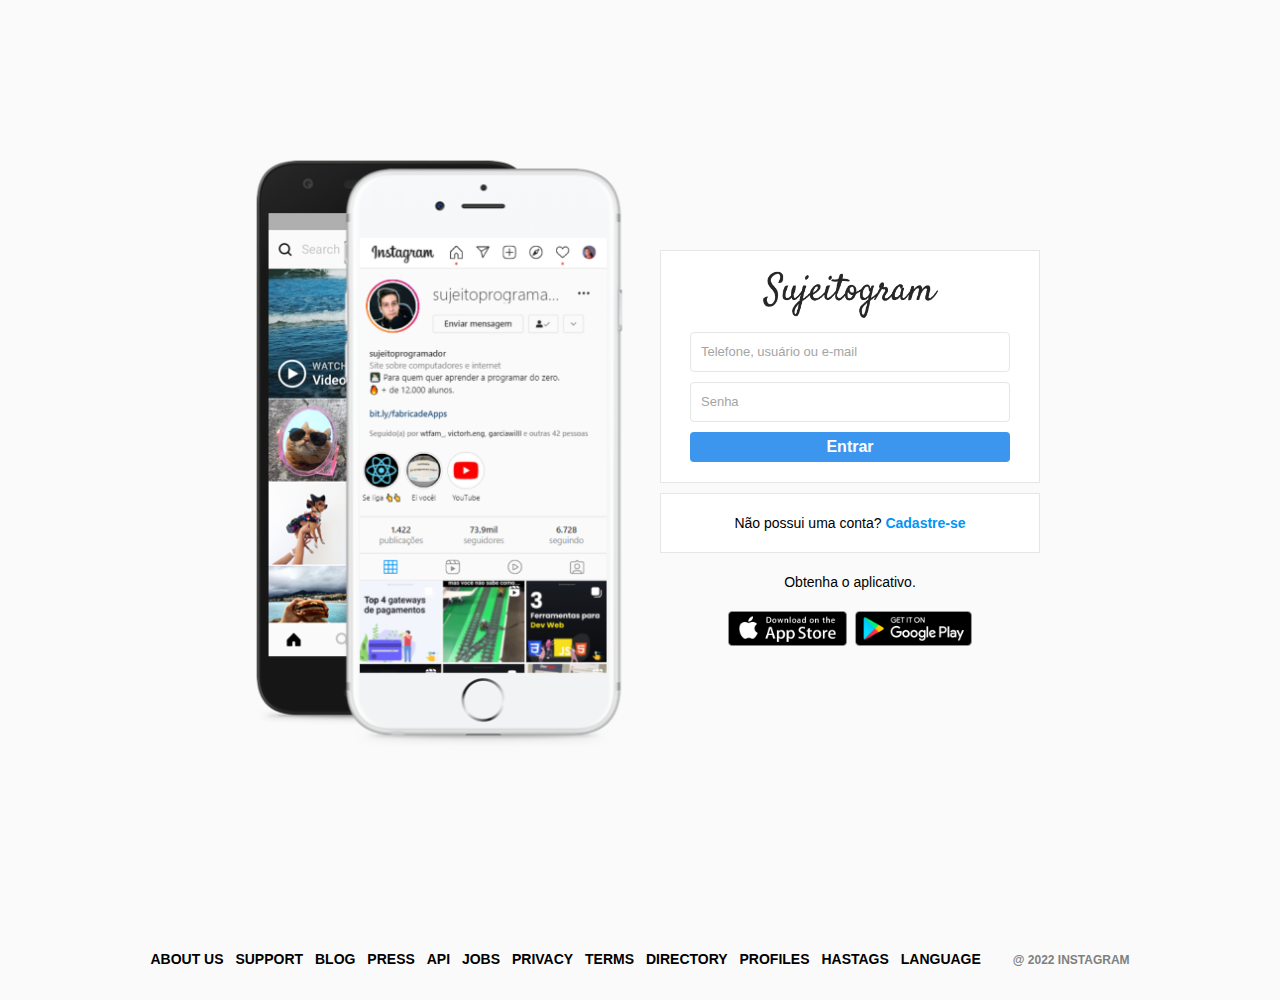
<file: index.html>
<!DOCTYPE html>
<html lang="pt-br">
<head>
    <meta charset="UTF-8">
    <meta name="viewport" content="width=device-width, initial-scale=1.0">
    <link rel="shortcut icon" href="assets/insta.ico2.png" type="image/x-icon">
    <link rel="stylesheet" href="style.css">
    <title>Sujeitogram- Sua rede social  </title>
</head>
<body>
<!--AREA WRAPPER QUE ENGLOBA TUDO ATÉ O FOOTER(RODAPÉ)-->
    <div id="wrapper">

<!--AREA CONTAINER-->
        <div id="container">

<!--AREA ESQUERDA-->
        <div class="column left">
            <div class="main"> </div>
        </div>
<!--FIM AREA ESQUERDA -->

<!--AREA DIREITA-->
        <div class="column right">
            <div class="login-panel">
                <div class="logo">
                    <img  class="logo-img"   src="assets/logo.png" alt="Logo do Sujeito">
                </div>

            <form>
                <input placeholder="Telefone, usuário ou e-mail" type="text" name="username"/>
                <input placeholder="Senha" type="password" name="password"/>
                <input type="submit" value="Entrar"/>

            </form>
            </div>

            <div class="infobox">
                <p> Não possui uma conta? <a href="signup.html"> Cadastre-se</a></p>
            </div>

            <div class="get-app-panel">
                Obtenha o aplicativo. 
                <div class="app-buttons">
                    <a href="https://www.apple.com/br/app-store/">
                        <img src="assets/appstore.png" alt=" Baixe na AppStore">
                    </a>
                    <a href="https://play.google.com/store/apps">
                        <img src="assets/googleplay.png" alt="Baixe no Googleplay">
                    </a>
                </div>
            </div>
        </div>

<!--FIM AREA DIREITA-->

    </div>
    <!-- FIM AREA CONTAINER-->

    <!--RODAPÉ (FOOTER)-->

    <footer>
        <div class="footer-inner">
            <a href="#">ABOUT US</a>
            <a href="#">SUPPORT</a>
            <a href="#">BlOG</a>
            <a href="#">PRESS</a>
            <a href="#">API</a>
            <a href="#">JOBS</a>
            <a href="#">PRIVACY</a>
            <a href="#">TERMS</a>
            <a href="#">DIRECTORY</a>
            <a href="#">PROFILES</a>
            <a href="#">HASTAGS</a>
            <a href="#">LANGUAGE</a>

            <div class="text-small">
                @ 2022 Instagram
            </div>
        </div>
    </footer>
    </div>
<!--teste-->

</body>
</html>
</file>
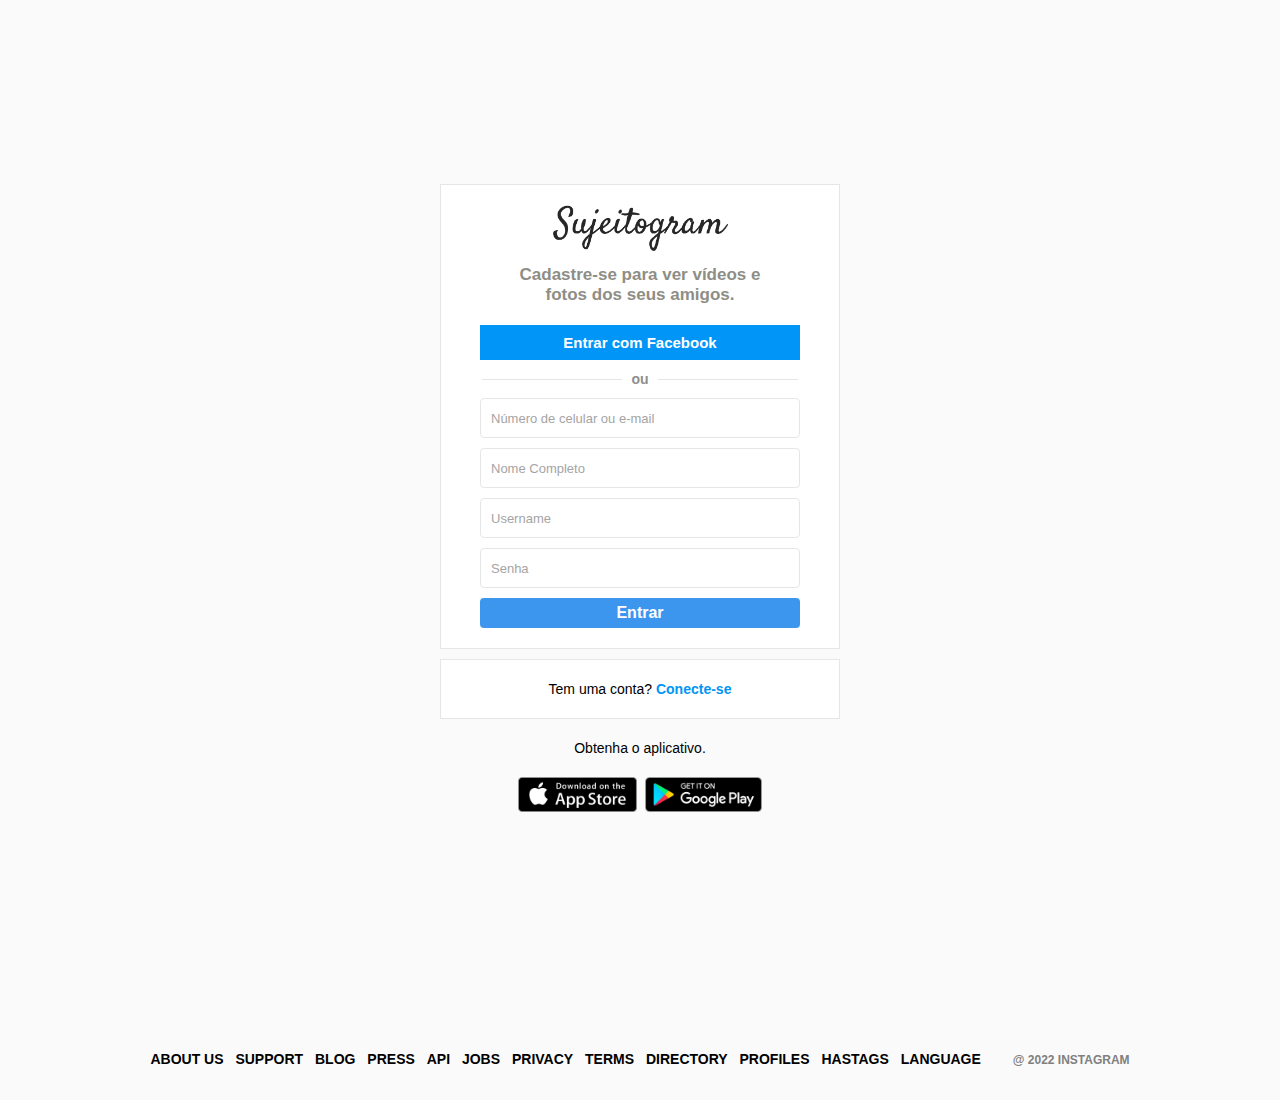
<file: signup.html>
<!DOCTYPE html>
<html lang="pt-br">
<head>
    <meta charset="UTF-8">
    <meta name="viewport" content="width=device-width, initial-scale=1.0">
    <link rel="shortcut icon" href="assets/insta.ico2.png" type="image/x-icon">
    <link rel="stylesheet" href="style.css">
    <title>Faça seu cadastro- Sujeitogram  </title>
</head>
<body>
<!--AREA WRAPPER QUE ENGLOBA TUDO ATÉ O FOOTER(RODAPÉ)-->
    <div id="wrapper">

<!--AREA CONTAINER-->
        <div id="container-signup">

<!--AREA DIREITA-->
        <div class="column ">
            <div class="login-panel">
                <div class="logo">
                    <img  class="logo-img"   src="assets/logo.png" alt="Logo do Sujeito">
                </div>
                <div class="message">
                    <span>
                        Cadastre-se para ver vídeos e fotos dos seus amigos.
                    </span>
                </div>
                
                <button class="cta-button">
                    Entrar com Facebook
                </button>

                <div class="divisor-container">
                    <div class="line"></div>
                    <div class="divisor-tag">ou</div>
                    <div class="line"></div>
                </div>

            <form>
                <input placeholder="Número de celular ou e-mail" type="text" name="e-mail"/>
                <input placeholder="Nome Completo" type="text" name="name"/>
                <input placeholder="Username" type="text" name="Username"/>
                <input placeholder="Senha" type="password" name="password"/>
                <input type="submit" value="Entrar"/>

            </form>
            </div>

            <div class="infobox">
                <p> Tem uma conta? <a href="index.html"> Conecte-se</a></p>
            </div>

            <div class="get-app-panel">
                Obtenha o aplicativo. 
                <div class="app-buttons">
                    <a href="https://www.apple.com/br/app-store/">
                        <img src="assets/appstore.png" alt=" Baixe na AppStore">
                    </a>
                    <a href="https://play.google.com/store/apps">
                        <img src="assets/googleplay.png" alt="Baixe no Googleplay">
                    </a>
                </div>
            </div>
        </div>

<!--FIM AREA DIREITA-->

    </div>
    <!-- FIM AREA CONTAINER-->

    <!--RODAPÉ (FOOTER)-->

    <footer>
        <div class="footer-inner">
            <a href="#">ABOUT US</a>
            <a href="#">SUPPORT</a>
            <a href="#">BlOG</a>
            <a href="#">PRESS</a>
            <a href="#">API</a>
            <a href="#">JOBS</a>
            <a href="#">PRIVACY</a>
            <a href="#">TERMS</a>
            <a href="#">DIRECTORY</a>
            <a href="#">PROFILES</a>
            <a href="#">HASTAGS</a>
            <a href="#">LANGUAGE</a>

            <div class="text-small">
                @ 2022 Instagram
            </div>
        </div>
    </footer>
    </div>


</body>
</html>
</file>
<file: style.css>
*{
    box-sizing: border-box;
    margin: 0;
    padding: 0;

}

a{
    color: var(--button-primary);
    text-decoration: none;
}

body{

    --background: #FAFAFA;
    --white:#FFFFFF;
    --black:#000000;
    --button-primary:#0095f6;
    --border-primary:#e6e6e6;

    background: var(--background);
    height: 100%;
    width: 100%;
    margin: 0;
    padding: 0;
    font-family: Arial, Helvetica, sans-serif;
    font-size: 14px;
    line-height: 18px;
}

#wrapper{
    height: 100vh;
}

#container{
    margin: 0 auto;
    min-height: 100%;
    width: 800px;
    display: flex;
    align-items: center;
}

.column{
    flex-grow: 1;
    width: 50%;

}

.left{
    background-image: url("./assets/main-foto.png");
    background-size: 450px;
    background-repeat: no-repeat;
    background-position: center;
    height: 600px;
    margin-bottom: 50px;
    margin-top: 50px;
}

.right{
    padding-left: 20px;
}

.login-panel{
    background-color: var(--white);
    border: 1px solid var(--border-primary);
    text-align: center;
    padding: 20px 0;
}

.logo-img{
    width: 175px;
}

form{
    display:flex;
    flex-direction: column;
    align-items: center;
    justify-content: center;
}

input[type="password"], input[type="text"]
{
    background-color: var(--white);
    border: 1px solid var(--border-primary);
    height: 40px;
    border-radius: 4px;
    margin-top: 10px;
    padding: 10px;
    font-size: 13px;
    width: 320px;
    color: #000000;

}

input[type="password"]::placeholder, input[type="text"]::placeholder{
    color: rgb(165, 164, 164);
}

input[type="password"]:focus,input[type="text"]:focus{
    outline: 0;
    border: 1px solid var(--border-primary);
}

input[type="submit"]{
    width: 320px;
    margin-top: 10px;
    height: 30px;
    border: 0;
    background-color: #3c96ed;
    border-radius: 4px;
    color: var(--white);
    font-size: 16px;
    font-weight: bold;
    cursor: pointer;
}

.infobox{
    background-color: var(--white);
    height: 60px;
    border: 1px solid var(--border-primary);
    margin: 10px auto 0;

    display: flex;
    justify-content: center;
    align-items: center;
}

.infobox p {

    user-select: none;
}

.infobox p a {
    font-weight: bold;
    user-select: none;

}

.get-app-panel{
    margin-top: 20px;
    text-align: center;
}

.app-buttons{
    margin-top: 20px;
}

.app-buttons img{
    height: 35px;
    padding: 0 2px;
}

footer{
    text-align: center;
    height: 50px;
    padding-top:50px;
    padding-bottom: 50px;

}

footer a{
    color:var(--black);
    text-transform: uppercase;
    font-weight: bold;
    margin-right: 8px;
    

}

.text-small{
    font-size: 12px;
    font-weight: bold;
    color: grey;
    text-transform: uppercase;
    padding-left: 20px;
    display: inline-block;
}

/*PAGINA SIGNUP*/

#container-signup{
    margin: 50px auto;
    min-height: 100%;
    max-width: 400px;
    display: flex;
    align-items: center;
}

.message{
    margin: 10px 70px;
}

.message span{
    text-align: center;
    font-size: 17px;
    font-weight: bold;
    line-height: 20px;
    color: #8e8e86;
}

.cta-button{
    width: 320px;
    margin: 10px 0;
    height: 35px;
    background-color: var(--button-primary);
    color: var(--white);
    border:0;
    border-radius: 0px;
    font-size: 15px;
    cursor: pointer;
    font-weight: bold;
}

.divisor-container{
    display: flex;
    justify-content: center;
    align-items: center;
    margin: 10 px 0;
}

.line{
    height: 1px;
    background-color: var(--border-primary);
    width: 35%;
}

.divisor-tag{
    font-weight: bold;
    margin: 0 2.5%;
    color: #8e8e8e;
}

/*FINAL PAGINA SIGNUP*/

/*RESPONSIVIDADE*/

@media (max-width: 850px){
    .left{
        display: none;
    }




#container{
    width: 70%;
}


.right{

    padding-left: 0;
}
}

@media(max-width: 560px){
    #container{
        width: 90%;
    }

#container-signup{
     width: 90%;
}

input[type="password"], input[type="text"], input[type="submit"]{
    width: 85%;
}

.cta-button{
    width: 85%;
}

.message{
    margin: 10px 25px;
}
}
</file>
